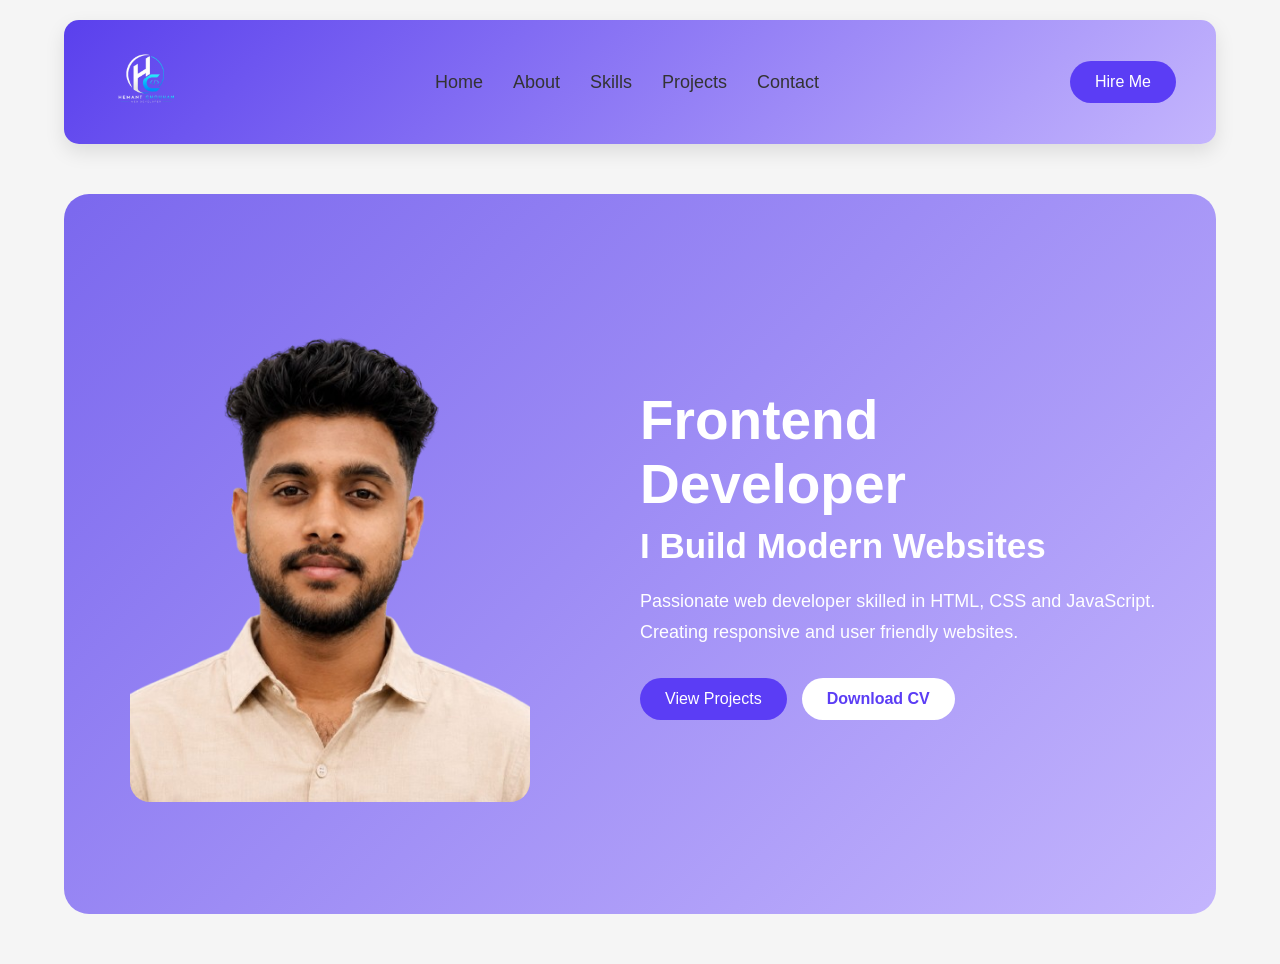
<file: index.html>
<!DOCTYPE html>
<html lang="en">
<head>
    <meta charset="UTF-8">
    <meta name="viewport" content="width=device-width, initial-scale=1.0">
    <title>Hemant Portfolio</title>
    <link rel="stylesheet" href="index.css">
</head>
<body>
    <header>
        <nav class="navbar">
            <div class="logo"><img src="./images/logo.png" alt="logo"></div>

            <ul class="nav-links">
                <li><a href="index.html">Home</a></li>
                <li><a href="about.html">About</a></li>
                <li><a href="skills.html">Skills</a></li>
                <li><a href="projects.html">Projects</a></li>
                <li><a href="contact.html">Contact</a></li>
            </ul>

            <a href="#" class="btn">Hire Me</a>
        </nav>
    </header>
    <section class="hero">
        <div class="hero-image">
            <img src="./images/profile_image.png" alt="Profile">
        </div>

        <div class="hero-text">
            <h1>Frontend Developer</h1>

            <h2>I Build Modern Websites</h2>

            <p>
                Passionate web developer skilled in HTML, CSS and JavaScript.
                Creating responsive and user friendly websites.
            </p>

            <div class="hero-buttons">
                <a href="#" class="btn">View Projects</a>
                <a href="#" class="btn2">Download CV</a>
            </div>
        </div>

        <!-- <div class="hero-image">
            <img src="/profile imagepng" alt="Profile">
        </div> -->

    </section>

</body>
</html>
</file>
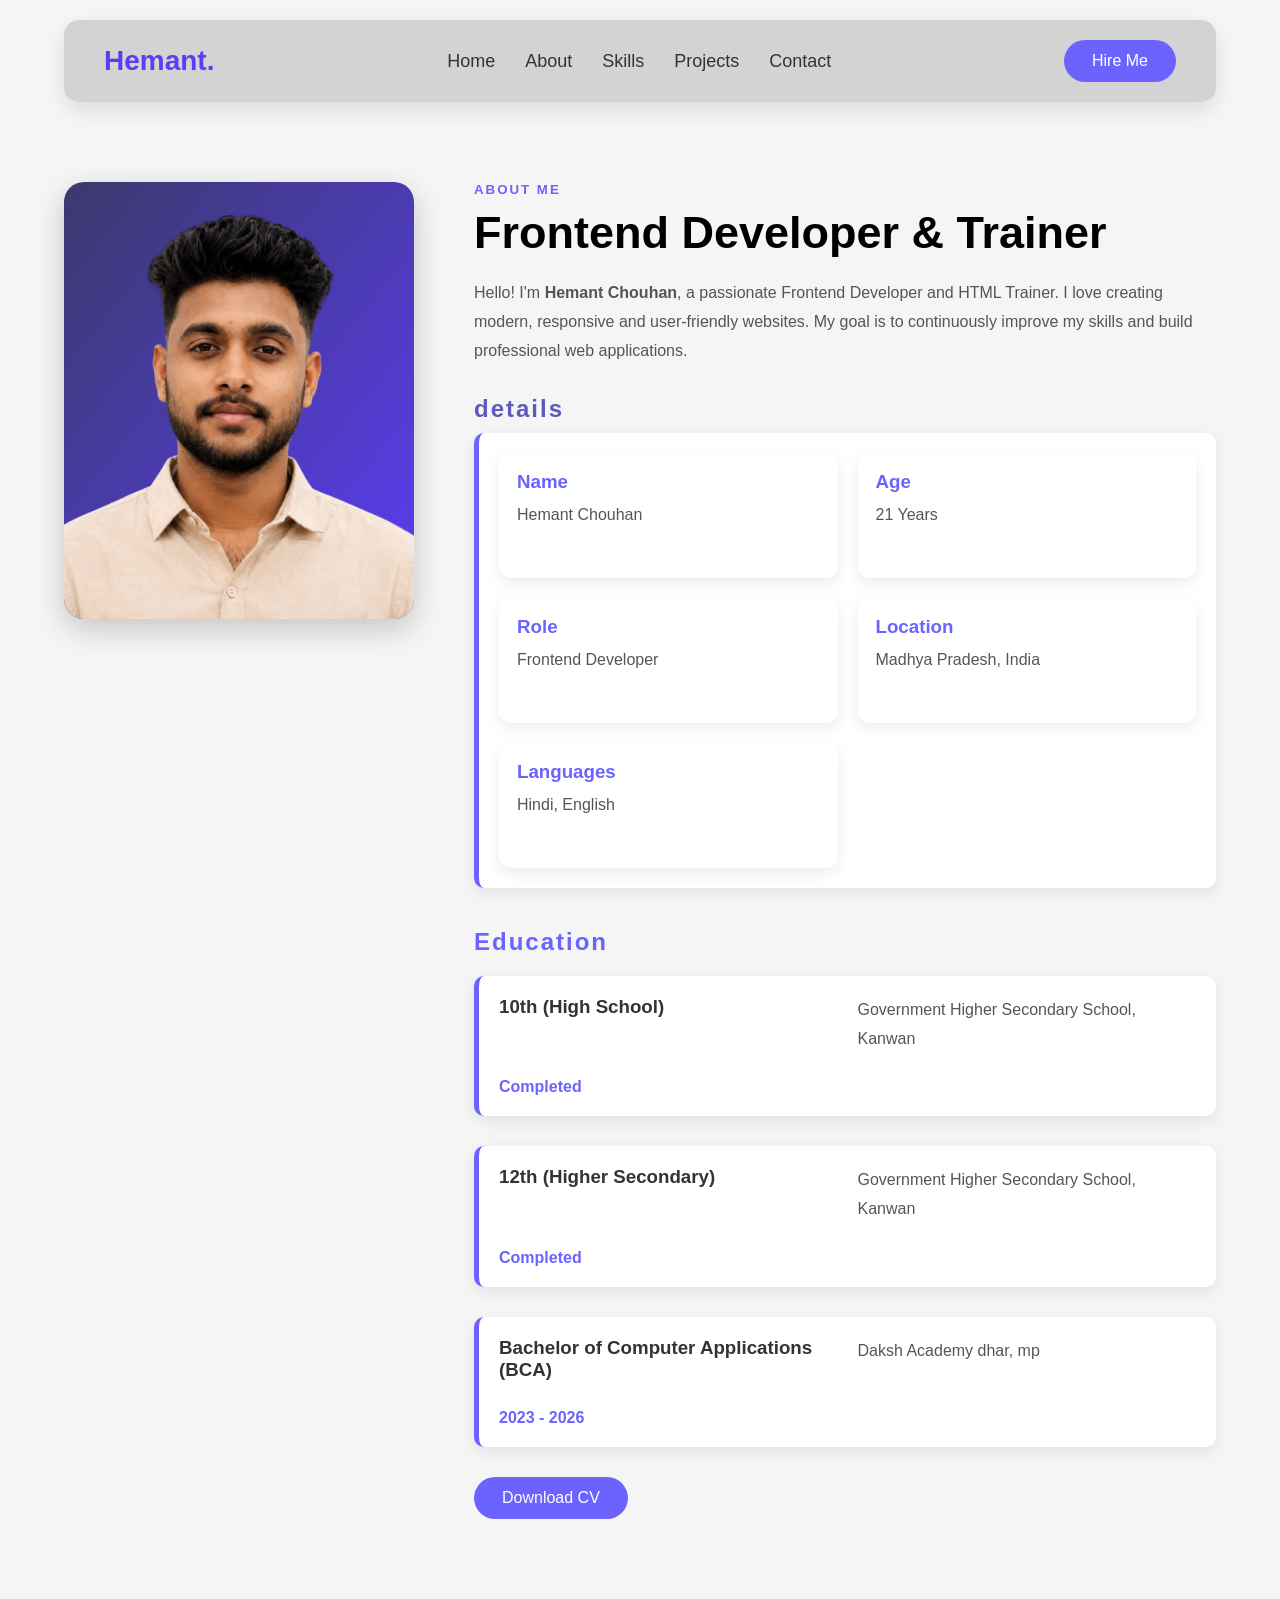
<file: about.html>
<!DOCTYPE html>
<html lang="en">
<head>
    <meta charset="UTF-8">
    <meta name="viewport" content="width=device-width, initial-scale=1.0">
    <title>About Me</title>
    <link rel="stylesheet" href="about.css">
</head>
<body>
    <header>
        <nav class="navbar">
            <div class="logo">Hemant.</div>

            <ul class="nav-links">
                <li><a href="index.html">Home</a></li>
                <li><a href="about.html">About</a></li>
                <li><a href="skills.html">Skills</a></li>
                <li><a href="projects.html">Projects</a></li>
                <li><a href="contact.html">Contact</a></li>
            </ul>

            <a href="#" class="btn">Hire Me</a>
        </nav>
    </header>


   
<section class="about">

    <div class="about-image">
        <img src="./images/profile_image.png" alt="Hemant">
    </div>

    <div class="about-content">

        <h5>ABOUT ME</h5>

        <h1>Frontend Developer & Trainer</h1>

        <p>
            Hello! I'm <strong>Hemant Chouhan</strong>, a passionate Frontend Developer
            and HTML Trainer. I love creating modern, responsive and user-friendly
            websites. My goal is to continuously improve my skills and build
            professional web applications.
        </p>
        <h2>details</h2>
        <div class="details">
            

            <div class="detail-box">
                <h3>Name</h3>
                <p>Hemant Chouhan</p>
            </div>

            <div class="detail-box">
                <h3>Age</h3>
                <p>21 Years</p>
        </div>
            <div class="detail-box">
                <h3>Role</h3>
                <p>Frontend Developer</p>
            </div>

            <div class="detail-box">
                <h3>Location</h3>
                <p>Madhya Pradesh, India</p>
            </div>

            <div class="detail-box">
                <h3>Languages</h3>
                <p>Hindi, English</p>
            </div>
        
            </div>
            <div class="education">

                <h2>Education</h2>

                <div class="edu-box">
                    <h3>10th (High School)</h3>
                    <p>Government Higher Secondary School, Kanwan</p>
                    <span>Completed</span>
                </div>

                <div class="edu-box">
                    <h3>12th (Higher Secondary)</h3>
                    <p>Government Higher Secondary School, Kanwan</p>
                    <span>Completed</span>
                </div>

                <div class="edu-box">
                    <h3>Bachelor of Computer Applications (BCA)</h3>
                    <p>Daksh Academy dhar, mp</p>
                    <span>2023 - 2026</span>
                </div>


            
        </div>

        <a href="#" class="btn">Download CV</a>

    </div>

</section>
</file>
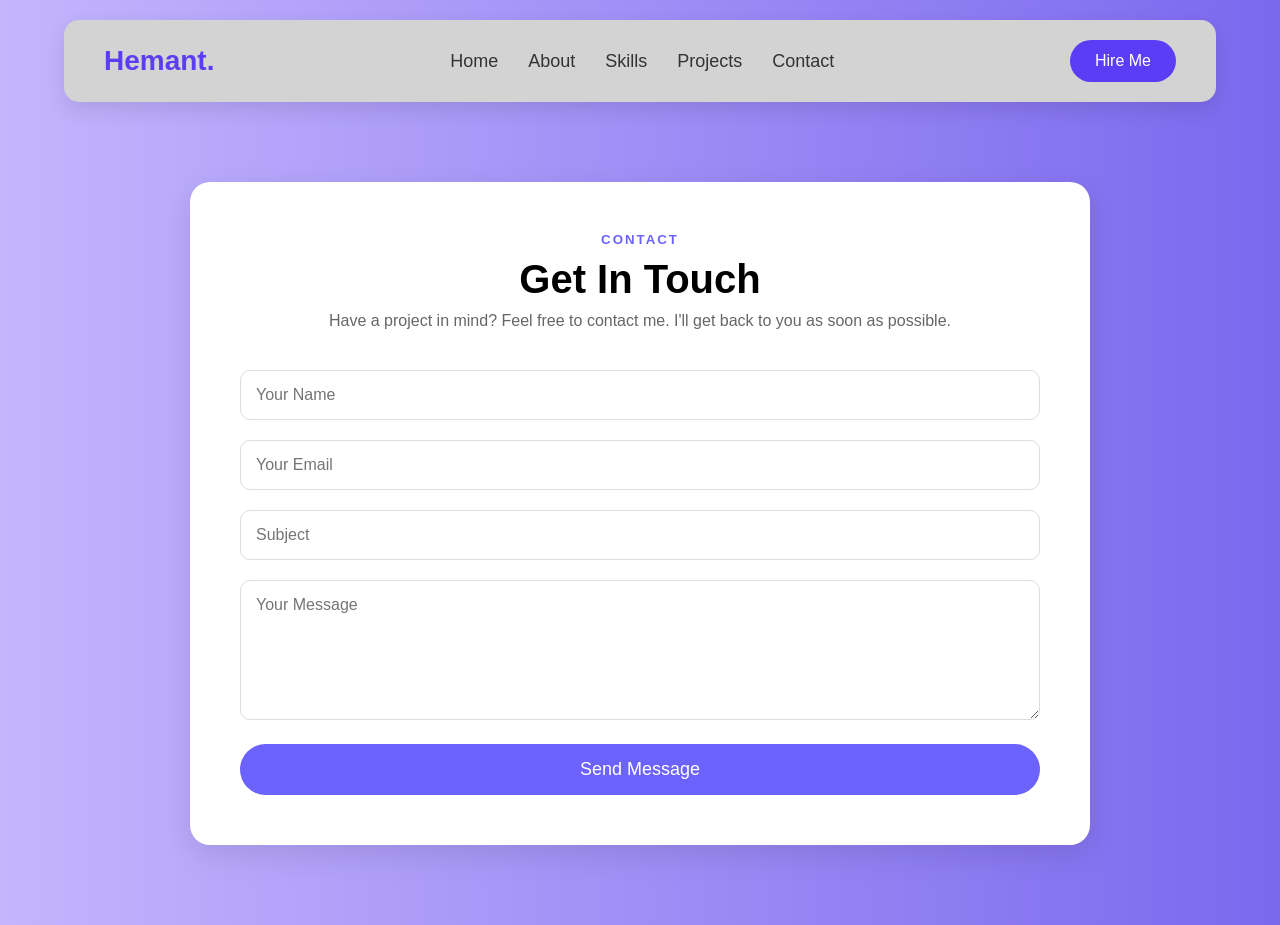
<file: contact.html>
<!DOCTYPE html>
<html lang="en">
<head>
    <meta charset="UTF-8">
    <meta name="viewport" content="width=device-width, initial-scale=1.0">
    <title>contact form</title>
    <link rel="stylesheet" href="contact.css">
</head>
<body>
    <header>
        <nav class="navbar">
            <div class="logo">Hemant.</div>

            <ul class="nav-links">
                <li><a href="index.html">Home</a></li>
                <li><a href="about.html">About</a></li>
                <li><a href="skills.html">Skills</a></li>
                <li><a href="projects.html">Projects</a></li>
                <li><a href="contact.html">Contact</a></li>
            </ul>

            <a href="#" class="btn">Hire Me</a>
        </nav>
    </header>
    <section class="contact">

    <div class="contact-title">
        <h5>CONTACT</h5>
        <h1>Get In Touch</h1>
        <p>
            Have a project in mind? Feel free to contact me. I'll get back to you as soon as possible.
        </p>
    </div>

    <form class="contact-form">

        <div class="input-box">
            <input type="text" placeholder="Your Name" required>
        </div>

        <div class="input-box">
            <input type="email" placeholder="Your Email" required>
        </div>

        <div class="input-box">
            <input type="text" placeholder="Subject">
        </div>

        <div class="input-box">
            <textarea rows="6" placeholder="Your Message"></textarea>
        </div>

        <button type="submit">Send Message</button>

    </form>

</section>
</file>
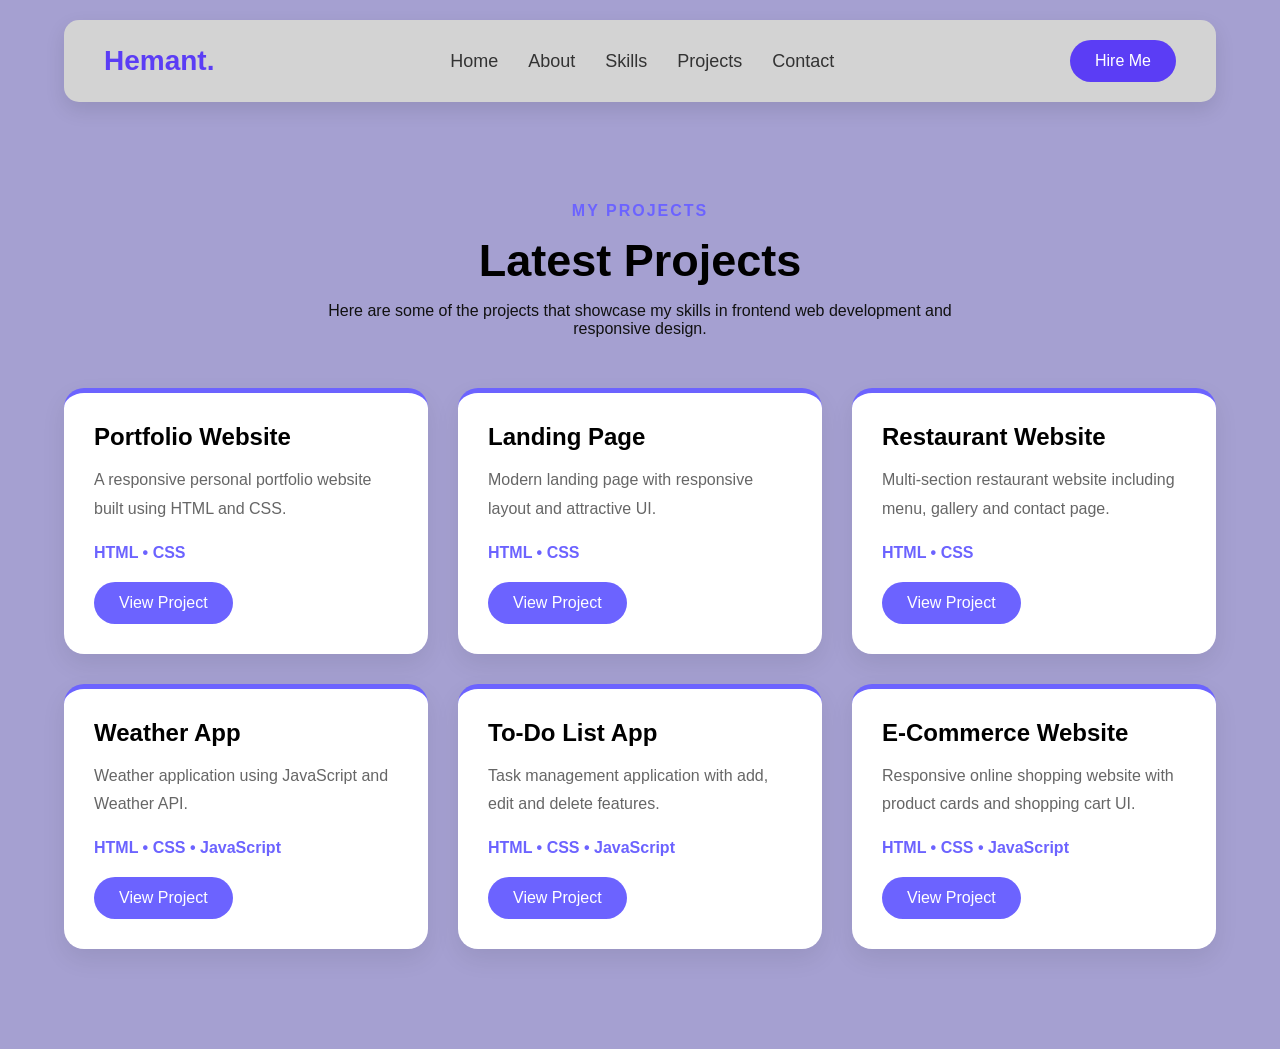
<file: projects.html>
<!DOCTYPE html>
<html lang="en">
<head>
    <meta charset="UTF-8">
    <meta name="viewport" content="width=device-width, initial-scale=1.0">
    <title>Hemant Portfolio</title>
    <link rel="stylesheet" href="projects.css">
</head>
<body>
    <header>
        <nav class="navbar">
            <div class="logo">Hemant.</div>

            <ul class="nav-links">
                <li><a href="index.html">Home</a></li>
                <li><a href="about.html">About</a></li>
                <li><a href="skills.html">Skills</a></li>
                <li><a href="projects.html">Projects</a></li>
                <li><a href="contact.html">Contact</a></li>
            </ul>

            <a href="#" class="btn">Hire Me</a>
        </nav>



<section class="projects">

    <div class="heading">
        <h4>MY PROJECTS</h4>
        <h1>Latest Projects</h1>
        <p>
            Here are some of the projects that showcase my skills in
            frontend web development and responsive design.
        </p>
    </div>

    <div class="project-container">

        <div class="project-card">
            <h2>Portfolio Website</h2>
            <p>
                A responsive personal portfolio website built using
                HTML and CSS.
            </p>

            <h4>HTML • CSS</h4>

            <a href="#">View Project</a>
        </div>

        <div class="project-card">
            <h2>Landing Page</h2>
            <p>
                Modern landing page with responsive layout and
                attractive UI.
            </p>

            <h4>HTML • CSS</h4>

            <a href="#">View Project</a>
        </div>

        <div class="project-card">
            <h2>Restaurant Website</h2>
            <p>
                Multi-section restaurant website including menu,
                gallery and contact page.
            </p>

            <h4>HTML • CSS</h4>

            <a href="#">View Project</a>
        </div>

        <div class="project-card">
            <h2>Weather App</h2>
            <p>
                Weather application using JavaScript and Weather API.
            </p>

            <h4>HTML • CSS • JavaScript</h4>

            <a href="#">View Project</a>
        </div>

        <div class="project-card">
            <h2>To-Do List App</h2>
            <p>
                Task management application with add, edit and delete
                features.
            </p>

            <h4>HTML • CSS • JavaScript</h4>

            <a href="#">View Project</a>
        </div>

        <div class="project-card">
            <h2>E-Commerce Website</h2>
            <p>
                Responsive online shopping website with product cards
                and shopping cart UI.
            </p>

            <h4>HTML • CSS • JavaScript</h4>

            <a href="#">View Project</a>
        </div>

    </div>

</section>
</file>
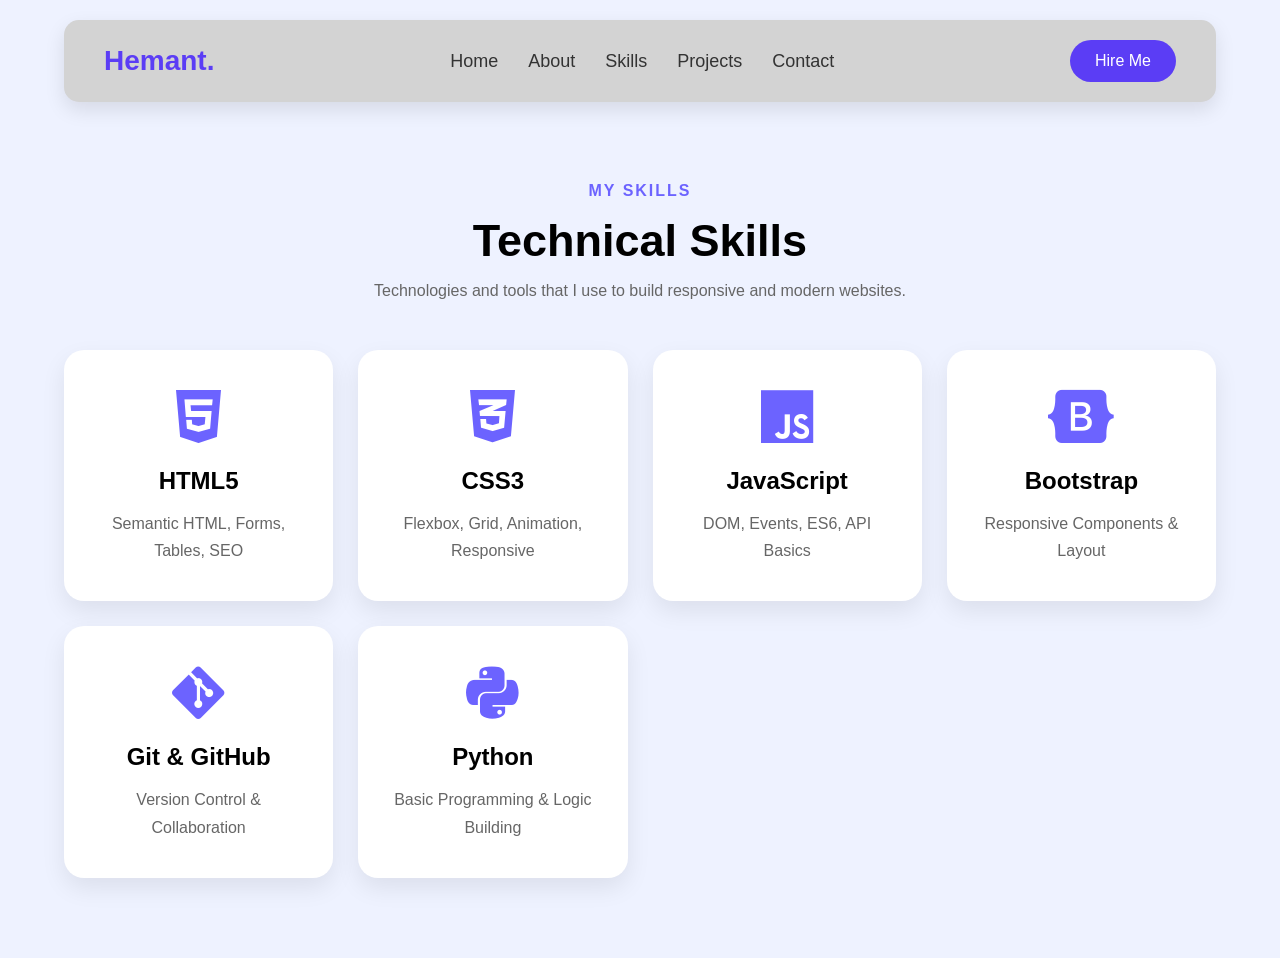
<file: skills.html>
<!DOCTYPE html>
<html lang="en">
<head>
    <meta charset="UTF-8">
    <meta name="viewport" content="width=device-width, initial-scale=1.0">
    <title>Skills</title>

    <link rel="stylesheet"
    href="https://cdnjs.cloudflare.com/ajax/libs/font-awesome/6.6.0/css/all.min.css">

    <link rel="stylesheet" href="skills.css">
</head>
<body>
    <header>
        <nav class="navbar">
            <div class="logo">Hemant.</div>

            <ul class="nav-links">
                <li><a href="index.html">Home</a></li>
                <li><a href="about.html">About</a></li>
                <li><a href="skills.html">Skills</a></li>
                <li><a href="projects.html">Projects</a></li>
                <li><a href="contact.html">Contact</a></li>
            </ul>

            <a href="#" class="btn">Hire Me</a>
        </nav>
    </header>

<section class="skills">

    <div class="heading">
        <h4>MY SKILLS</h4>
        <h1>Technical Skills</h1>
        <p>
            Technologies and tools that I use to build responsive and
            modern websites.
        </p>
    </div>

    <div class="skills-container">

        <div class="skill-card">
            <i class="fa-brands fa-html5"></i>
            <h2>HTML5</h2>
            <p>Semantic HTML, Forms, Tables, SEO</p>
        </div>

        <div class="skill-card">
            <i class="fa-brands fa-css3-alt"></i>
            <h2>CSS3</h2>
            <p>Flexbox, Grid, Animation, Responsive</p>
        </div>

        <div class="skill-card">
            <i class="fa-brands fa-js"></i>
            <h2>JavaScript</h2>
            <p>DOM, Events, ES6, API Basics</p>
        </div>

        <div class="skill-card">
            <i class="fa-brands fa-bootstrap"></i>
            <h2>Bootstrap</h2>
            <p>Responsive Components & Layout</p>
        </div>

        <div class="skill-card">
            <i class="fa-brands fa-git-alt"></i>
            <h2>Git & GitHub</h2>
            <p>Version Control & Collaboration</p>
        </div>

        <div class="skill-card">
            <i class="fa-brands fa-python"></i>
            <h2>Python</h2>
            <p>Basic Programming & Logic Building</p>
        </div>

    </div>

</section>

</body>
</html>
</file>
<file: index.css>
*{
    margin: 0;
    padding: 0;
    box-sizing: border-box;
    font-family: Arial, sans-serif;
}

body{
    background: #f5f5f5;
}

.navbar{
    width: 90%;
    margin: 20px auto;
    padding: 20px 40px;
    /* background: lightgray; */  
        background: linear-gradient(135deg,#5a40ed,#c4b5fd);
  
    border-radius: 15px;
    display: flex;
    justify-content: space-between;
    align-items: center;
    box-shadow: 0 8px 20px rgba(0,0,0,0.1);
    transition: 0.3s;
    
}
.navbar:hover{
    transform: translateY(-3px);
    background-color: #7b68ee;
}

/* .logo{ */
    /* font-size: 28px;
    font-weight: bold;
    color: #1c1c1d; */

/* } */
.logo img{
    /* width: 10%; */
    max-width: 80px;
    border-radius: 20px;
    /* box-shadow: 0 10px 30px rgba(0,0,0,0.2); */
    transition: 0.3s;

}
.nav-links{
    display: flex;
    list-style: none;
    gap: 30px;
    font-size: 18px;

}

.nav-links a{
    text-decoration: none;
    color: #333;
    font-weight: 500;
    transition: 0.3s;
}

.nav-links a:hover{
    color: #fdfdfd;
}

.btn{
    text-decoration: none;
    /* color: #5b3df5; */
    background-color: #5b3df5;
    color: white;
    padding: 12px 25px;
    border-radius: 30px;
    transition: 0.3s;
}

.btn:hover{
    transform: translateY(-3px);
}

.hero{
    width: 90%;
    margin: 50px auto;
    min-height: 80vh;
    background: linear-gradient(135deg,#7b68ee,#c4b5fd);
    border-radius: 25px;
    padding: 60px;
    display: flex;
    justify-content: space-between;
    align-items: center;
    overflow: hidden;
    
}

.hero-text{
    width: 50%;
    color: white;
    transition: 0.3s;
    cursor: pointer;
}
hero-text:hover{
    transform: translateY(-3px) scale(1.05);
    font-size: 2em;
}


.hero-text h1{
    font-size: 55px;
    margin-bottom: 10px;
}

.hero-text h2{
    font-size: 35px;
    margin-bottom: 20px;
}

.hero-text p{
    font-size: 18px;
    line-height: 1.7;
    margin-bottom: 30px;
}

.hero-buttons{
    display: flex;
    gap: 15px;
}

.btn2{
    text-decoration: none;
    background: white;
    color: #5b3df5;
    padding: 12px 25px;
    border-radius: 30px;
    font-weight: bold;
}

.hero-image{
    width: 40%;
    text-align: center;
    background: transparent ;
}

.hero-image img{
    width: 100%;
    max-width: 400px;
    border-radius: 20px;
    /* box-shadow: 0 10px 30px rgba(0,0,0,0.2); */
    transition: 0.3s;
    /* background: transparent ; */
    /* transparent: 0.3s; */

}
.hero-image img:hover{
    transform: translateY(-5px);
    transform: scale(1.05);
}

@media(max-width:768px){

    .navbar{
        flex-direction: column;
        gap: 20px;
    }

    .nav-links{
        flex-wrap: wrap;
        justify-content: center;
    }

    .hero{
        flex-direction: column; 
        text-align: center;
    }

    .hero-text{
        width: 100%;
    }

    .hero-image{
        width: 100%;
        margin-top: 40px;
        max-width: 300px;
        /* align-self: center; */
        flex-direction: column;
    }

    .hero-buttons{
        justify-content: center;
    }

    .hero-text h1{
        font-size: 40px;
    }

    .hero-text h2{
        font-size: 25px;
    }
}
</file>
<file: about.css>
*{
    margin: 0;
    padding: 0;
    box-sizing: border-box;
    font-family: Arial, sans-serif;
}

body{
    background: #f5f5f5;
}

.navbar{
    width: 90%;
    margin: auto;
    margin-top: 20px;
    padding: 20px 40px;
    background: lightgray;
    border-radius: 15px;
    display: flex;
    justify-content: space-between;
    align-items: center;
    box-shadow: 0 8px 20px rgba(0,0,0,0.1);
    transition: 0.3s;
}
.navbar:hover{
    transform: translateY(-3px);
    background-color: #7b68ee;
}

.logo{
    font-size: 28px;
    font-weight: bold;
    color: #5b3df5;
}

.nav-links{
    display: flex;
    list-style: none;
    gap: 30px;
    font-size: 18px;

}

.nav-links a{
    text-decoration: none;
    color: #333;
    font-weight: 500;
    transition: 0.3s;
}

.nav-links a:hover{
    color: #fdfdfd;
}

.btn{
    text-decoration: none;
    background: #5b3df5;
    color: white;
    padding: 12px 25px;
    border-radius: 30px;
    transition: 0.3s;
}

.btn:hover{
    transform: translateY(-3px);
}



.about{
    width: 90%;
    margin:80px auto;
    display:flex;
    align-items:center;
    justify-content:space-between;
    gap:60px;
}

.about-image{
    flex:1;
    text-align:center;
    /* background:lightgray; */
    /* position: fixed;
    j-index: 100; */
    position: sticky;
    align-self: flex-start;
    top: 40px;
}

.about-image img{
    width:350px;
    border-radius:20px;
    box-shadow:0 10px 30px rgba(0,0,0,.2);
    background: linear-gradient(to bottom right, #3b396c, #5b3df5) ;
    
    
}

.about-content{
     /* flex:1;  */
     align-items: flex-end;
}
.about-content h2{
    color:#5e59bd;
    letter-spacing:2px;
    margin-bottom:10px;
}

.about-content h5{
    color:#6c63ff;
    letter-spacing:2px;
    margin-bottom:10px;
}

.about-content h1{
    font-size:45px;
    margin-bottom:20px;
}

.about-content p{
    color:#555;
    line-height:1.8;
    margin-bottom:30px;
}

.details{
    display:grid;
    grid-template-columns:repeat(2,1fr); 
    gap:20px;
    margin-bottom:30px;
    align-items: start;

    background:#fff;
    padding:20px;
    margin-bottom:15px;
    border-left:5px solid #6c63ff;
    border-radius:10px;
    box-shadow:0 5px 15px rgba(0,0,0,.08);
   
}
.details h2{
    color:#6c63ff;
    margin-bottom:20px;
}

.detail-box{
    background:#fff;
    padding:18px;
    border-radius:12px;
    box-shadow:0 5px 15px rgba(0,0,0,.08);
}

.detail-box h3{
    color:#6c63ff;
    margin-bottom:8px;
}
.education{
    margin-top:40px;
}

.education h2{
    color:#6c63ff;
    margin-bottom:20px;
}

.edu-box{
    background:#fff;
    padding:20px;
    margin-bottom:15px;
    border-left:5px solid #6c63ff;
    border-radius:10px;
    box-shadow:0 5px 15px rgba(0,0,0,.08);
    
    display:grid;
    grid-template-columns:repeat(2,1fr); 
    gap:20px;
    margin-bottom:30px;
    /* align-items: start; */

}

.edu-box h3{
    margin-bottom:8px;
    color:#333;
}

.edu-box p{
    margin-bottom:5px;
    color:#555;
}

.edu-box span{
    color:#6c63ff;
    font-weight:bold;
}

.btn{
    display:inline-block;
    padding:12px 28px;
    background:#6c63ff;
    color:#fff;
    text-decoration:none;
    border-radius:30px;
    transition:.3s;
}

.btn:hover{
    background:#5548f0;
}

@media(max-width:768px){
    .navbar{
        flex-direction: column;
        gap: 20px;
    }

    .nav-links{
        flex-wrap: wrap;
        justify-content: center;
    }


    .about{
        flex-direction:column;
        text-align:center;
    }

    .about-image img{
        width:250px;
    }

    .details{
        grid-template-columns:1fr;
    }
    .about-image{
        position: static;
        margin: auto;
    }
}
</file>
<file: contact.css>
*{
    margin: 0;
    padding: 0;
    box-sizing: border-box;
    font-family: Arial, sans-serif;

}
body{
    background: linear-gradient(to left,#7b68ee,#c4b5fd);
}
.navbar{
    width: 90%;
    margin: 20px auto;
    padding: 20px 40px;
    background: lightgray;
    border-radius: 15px;
    display: flex;
    justify-content: space-between;
    align-items: center;
    box-shadow: 0 8px 20px rgba(0,0,0,0.1);
    transition: 0.3s;
}
.navbar:hover{
    transform: translateY(-3px);
    background-color: #7b68ee;
}

.logo{
    font-size: 28px;
    font-weight: bold;
    color: #5b3df5;
}

.nav-links{
    display: flex;
    list-style: none;
    gap: 30px;
    font-size: 18px;

}

.nav-links a{
    text-decoration: none;
    color: #333;
    font-weight: 500;
    transition: 0.3s;
}

.nav-links a:hover{
    color: #fdfdfd;
}

.btn{
    text-decoration: none;
    /* color: #5b3df5; */
    background-color: #5b3df5;
    color: white;
    padding: 12px 25px;
    border-radius: 30px;
    transition: 0.3s;
}

.btn:hover{
    transform: translateY(-3px);
}
/* body{
    background:#f5f5f5;
} */

.contact{
    width:90%;
    max-width:900px;
    margin:80px auto;
    background:#fff;
    padding:50px;
    border-radius:20px;
    box-shadow:0 10px 30px rgba(0,0,0,.1);
}

.contact-title{
    text-align:center;
    margin-bottom:40px;
}

.contact-title h5{
    color:#6c63ff;
    letter-spacing:2px;
}

.contact-title h1{
    font-size:40px;
    margin:10px 0;
}

.contact-title p{
    color:#666;
}

.contact-form{
    display:flex;
    flex-direction:column;
    gap:20px;
}

.contact-form input,
.contact-form textarea{
    width:100%;
    padding:15px;
    border:1px solid #ddd;
    border-radius:10px;
    outline:none;
    font-size:16px;
}

.contact-form input:focus,
.contact-form textarea:focus{
    border-color:#6c63ff;
}

.contact-form button{
    background:#6c63ff;
    color:#fff;
    border:none;
    padding:15px;
    border-radius:30px;
    font-size:18px;
    cursor:pointer;
    transition:.3s;
}

.contact-form button:hover{
    background:#4f46e5;
}

@media(max-width:768px){

    .contact{
        padding:30px 20px;
    }

    .contact-title h1{
        font-size:30px;
    }
}
</file>
<file: projects.css>
*{
    margin:0;
    padding:0;
    box-sizing:border-box;
    font-family:Arial,sans-serif;
}

body{
    background:#a5a0d1;
}
.navbar{
    width: 90%;
    margin: 20px auto;
    padding: 20px 40px;
    background: lightgray;
    border-radius: 15px;
    display: flex;
    justify-content: space-between;
    align-items: center;
    box-shadow: 0 8px 20px rgba(0,0,0,0.1);
    transition: 0.3s;
    
}
.navbar:hover{
    transform: translateY(-3px);
    background-color: #7b68ee;
}

.logo{
    font-size: 28px;
    font-weight: bold;
    color: #5b3df5;
}

.nav-links{
    display: flex;
    list-style: none;
    gap: 30px;
    font-size: 18px;

}

.nav-links a{
    text-decoration: none;
    color: #333;
    font-weight: 500;
    transition: 0.3s;
}

.nav-links a:hover{
    color: #fdfdfd;
}

.btn{
    text-decoration: none;
    /* color: #5b3df5; */
    background-color: #5b3df5;
    color: white;
    padding: 12px 25px;
    border-radius: 30px;
    transition: 0.3s;
}

.btn:hover{
    transform: translateY(-3px);
}
.projects{
    width:90%;
    margin:100px auto;
}

.heading{
    text-align:center;
    margin-bottom:50px;
}

.heading h4{
    color:#6c63ff;
    letter-spacing:2px;
}

.heading h1{
    font-size:45px;
    margin:15px 0;
}

.heading p{
    max-width:650px;
    margin:auto;
    color:
    
    #111111;
}

.project-container{

    display:grid;

    grid-template-columns:
    repeat(auto-fit,minmax(300px,1fr));

    gap:30px;
}

.project-card{

    background:#fff;

    padding:30px;

    border-radius:20px;

    box-shadow:0 10px 25px rgba(0,0,0,.08);

    transition:.4s;

    border-top:5px solid #6c63ff;
}

.project-card:hover{

    transform:translateY(-10px);

    box-shadow:0 20px 40px rgba(0,0,0,.15);
}

.project-card h2{

    margin-bottom:15px;
}

.project-card p{

    color:#666;

    line-height:1.8;

    margin-bottom:20px;
}

.project-card h4{

    color:#6c63ff;

    margin-bottom:20px;
}

.project-card a{

    display:inline-block;

    text-decoration:none;

    background:#6c63ff;

    color:#fff;

    padding:12px 25px;

    border-radius:30px;

    transition:.3s;
}

.project-card a:hover{

    background:#4b43d0;
}

@media(max-width:768px){

    .heading h1{

        font-size:35px;
    }

}
</file>
<file: skills.css>
*{
    margin:0;
    padding:0;
    box-sizing:border-box;
    font-family:Arial,sans-serif;
}

body{
    background:#eef2ff;
}
.navbar{
    width: 90%;
    margin: 20px auto;
    padding: 20px 40px;
    background: lightgray;
    border-radius: 15px;
    display: flex;
    justify-content: space-between;
    align-items: center;
    box-shadow: 0 8px 20px rgba(0,0,0,0.1);
    transition: 0.3s;
    
}
.navbar:hover{
    transform: translateY(-3px);
    background-color: #7b68ee;
}

.logo{
    font-size: 28px;
    font-weight: bold;
    color: #5b3df5;
}

.nav-links{
    display: flex;
    list-style: none;
    gap: 30px;
    font-size: 18px;

}

.nav-links a{
    text-decoration: none;
    color: #333;
    font-weight: 500;
    transition: 0.3s;
}

.nav-links a:hover{
    color: #fdfdfd;
}

.btn{
    text-decoration: none;
    /* color: #5b3df5; */
    background-color: #5b3df5;
    color: white;
    padding: 12px 25px;
    border-radius: 30px;
    transition: 0.3s;
}

.btn:hover{
    transform: translateY(-3px);
}


.skills{
    width:90%;
    margin:80px auto;
}

.heading{
    text-align:center;
    margin-bottom:50px;
}

.heading h4{
    color:#6c63ff;
    letter-spacing:2px;
}

.heading h1{
    font-size:45px;
    margin:15px 0;
}

.heading p{
    max-width:600px;
    margin:auto;
    color:#666;
}

.skills-container{

    display:grid;

    grid-template-columns:
    repeat(auto-fit,minmax(250px,1fr));

    gap:25px;
}

.skill-card{

    background:#fff;

    padding:35px 25px;

    border-radius:20px;

    text-align:center;

    transition:.4s;

    box-shadow:0 10px 25px rgba(0,0,0,.08);

    border:2px solid transparent;
}

.skill-card:hover{

    transform:translateY(-10px);

    border-color:#6c63ff;

}

.skill-card i{

    font-size:60px;

    color:#6c63ff;

    margin-bottom:20px;
}

.skill-card h2{

    margin-bottom:15px;
}

.skill-card p{

    color:#666;

    line-height:1.7;
}

@media(max-width:768px){

.heading h1{

font-size:35px;

}
.navbar{
        flex-direction: column;
        gap: 20px;
    }

    .nav-links{
        flex-wrap: wrap;
        justify-content: center;
    }

    .hero{
        flex-direction: column; 
        text-align: center;
    }

    .hero-text{
        width: 100%;
    }

    .hero-image{
        width: 100%;
        margin-top: 40px;
        max-width: 300px;
        /* align-self: center; */
        flex-direction: column;
    }

    .hero-buttons{
        justify-content: center;
    }

    .hero-text h1{
        font-size: 40px;
    }

    .hero-text h2{
        font-size: 25px;
    }
}
</file>
